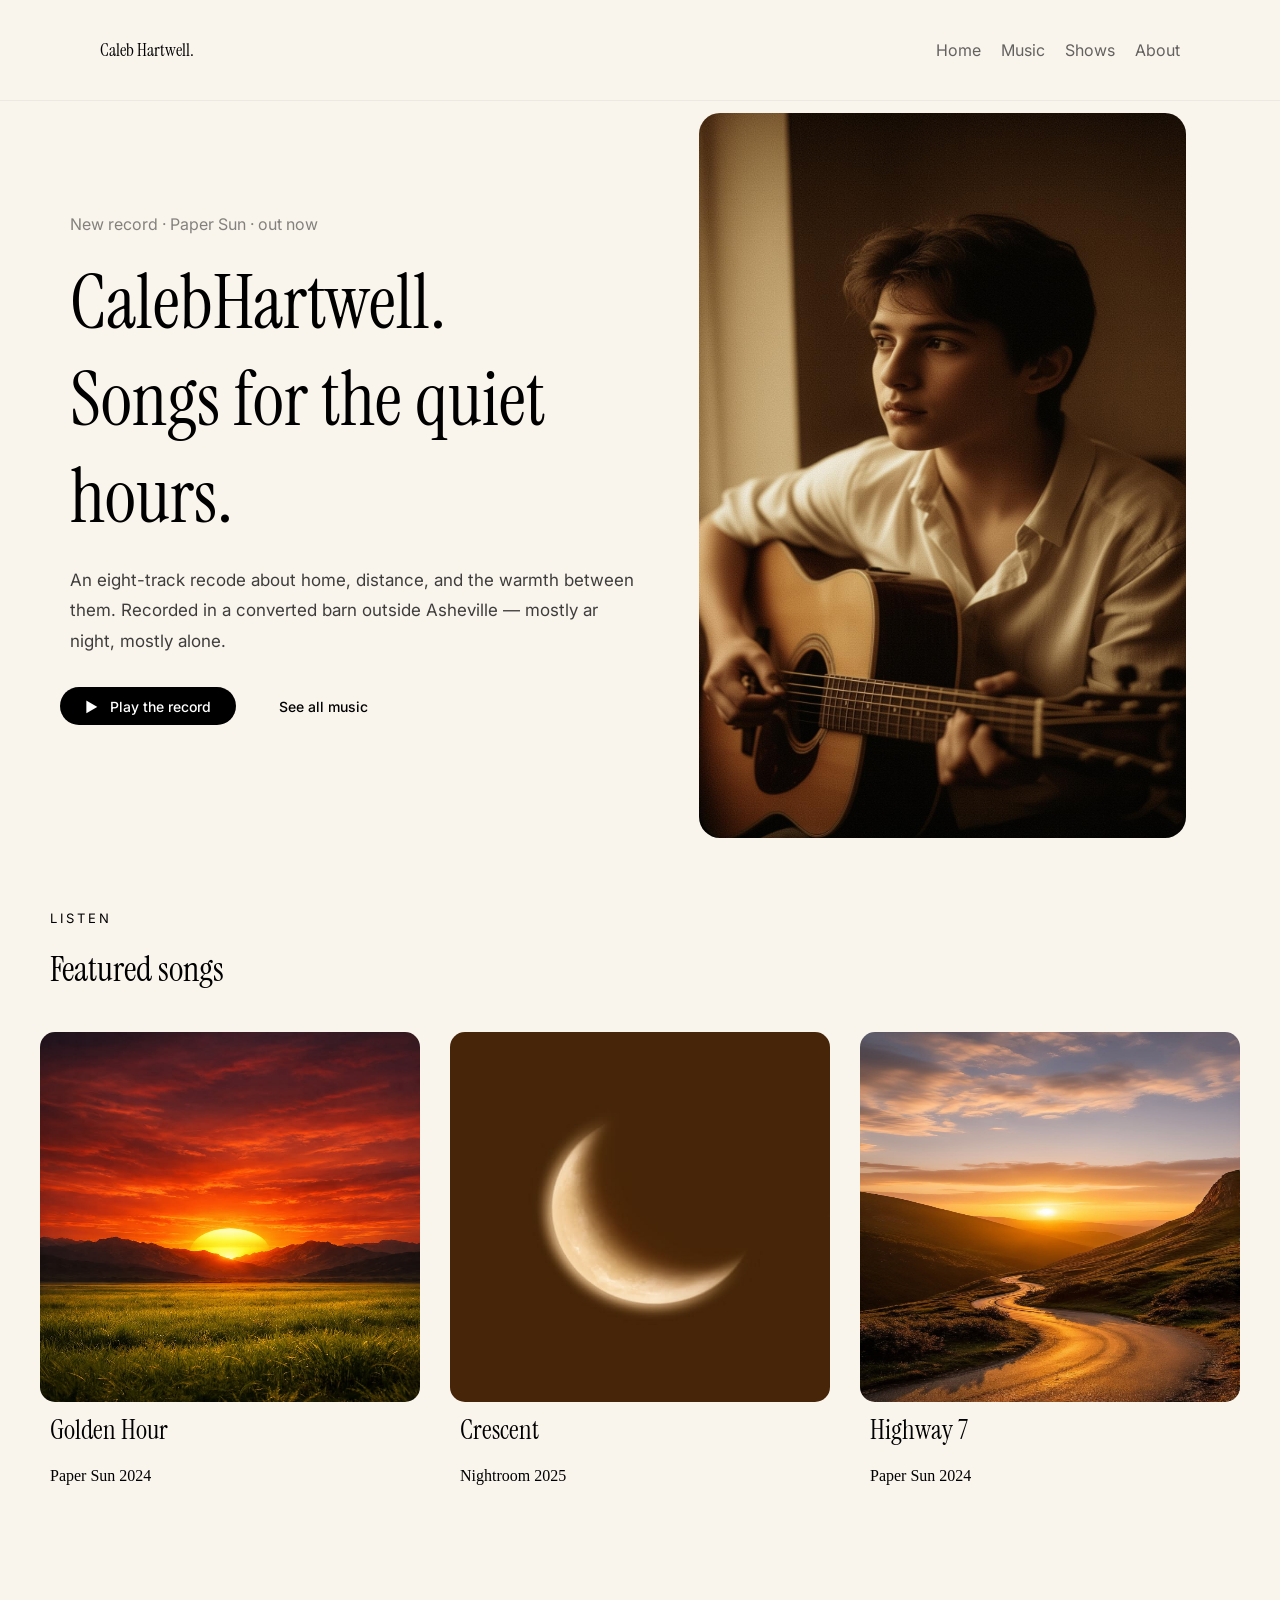
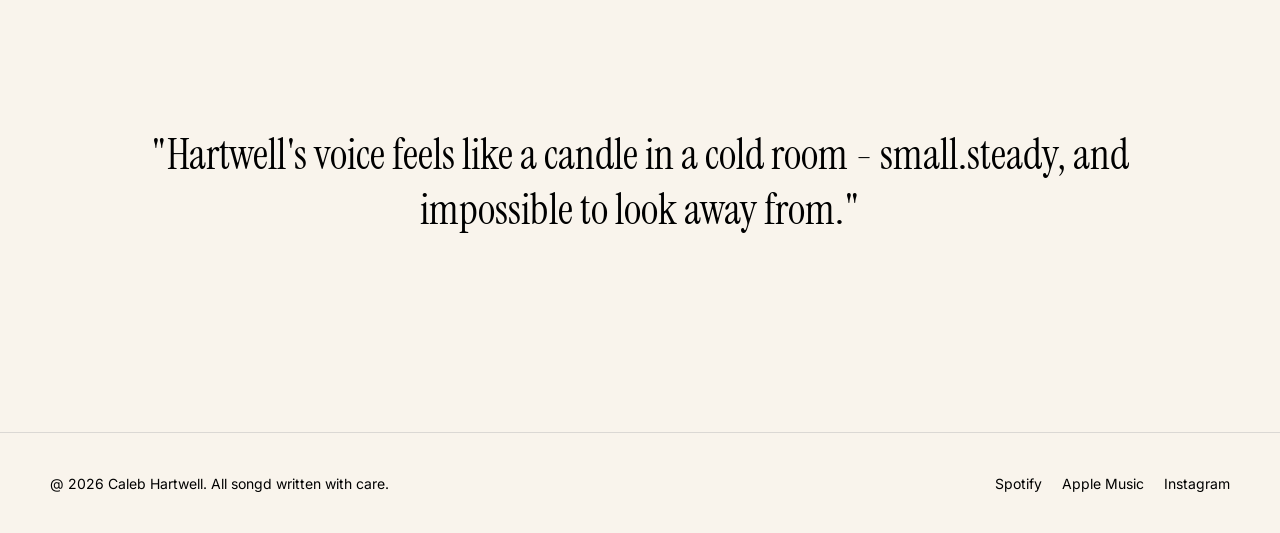
<file: public/index.html>
<!DOCTYPE html>
<html lang="">
<head>
<meta charset="UTF-8">
<meta name="viewport" content="width=device-width, initial-scale=1.0">
<meta name="generator" content="Silex v3.9.0">
<link rel="stylesheet" href="./css/index-4abc6a9f66d72b84a282c2c58170669297c63e4b1dc110e4426f42e9732f91db.css" />





<link href="https://fonts.googleapis.com" rel="preconnect" ><link href="https://fonts.googleapis.com/css2" rel="preconnect" crossorigin ><link href="https://fonts.googleapis.com/css2?family=Instrument+Sans&display=swap" rel="stylesheet" ><link href="https://fonts.googleapis.com/css2?family=Inter&display=swap" rel="stylesheet" ><link href="https://fonts.googleapis.com/css2?family=Instrument+Serif&display=swap" rel="stylesheet" ></head>
<body id="imti"><div id="ihli" class="silex-default-container"><div id="i2nl" class="silex-default-container"><div id="isw8j" class="silex-default-container"><div id="igltj" class="silex-default-text">Caleb Hartwell.</div></div><div id="idnck" class="silex-default-container"><div id="ii1yb" class="silex-default-text">Home</div><div id="iyy42" class="silex-default-text">Music</div><div id="iwkxl" class="silex-default-text">Shows</div><div id="io0h6" class="silex-default-text">About<br/></div></div></div></div><div id="ikulu" class="silex-default-container"><div id="iwzqa" class="silex-default-container"><div id="iu9c5" class="silex-default-container"><div id="izzuq" class="silex-default-text">New record · Paper Sun · out now</div><div id="iea3x" class="silex-default-text">CalebHartwell.<br/>Songs for the quiet hours.</div><div id="izzuq-2" class="silex-default-text">An eight-track recode about home, distance, and the warmth between them. Recorded in a converted barn outside Asheville — mostly ar night, mostly alone.</div><div id="if398" class="silex-default-container"><button type="button" id="isryf">▶   Play the record</button><button type="button" id="isryf-2">See all music</button></div></div><div id="izhsd" class="silex-default-container"><img id="i5ojv" src="./assets/artist-hero-BAV0iUQS.jpg"/></div></div></div><div id="i6kuk" class="silex-default-container"><div id="i9cr6" class="silex-default-container"><div id="iu62c" class="silex-default-text">LISTEN</div></div><div id="i7p81" class="silex-default-container"><div id="idtfl" class="silex-default-text">Featured songs</div></div><div id="imyx2" class="silex-default-container"><div id="itqtg" class="silex-default-container"><div id="i79ehz" class="silex-default-container"><img id="iumtx1" src="./assets/5156fff97aec7dd28d6d1c61dfeb274e.jpg"/><div id="izei82" class="silex-default-container"><div id="is7wq9" title="" class="silex-default-text">Golden Hour<br id="iwyv3u"/></div><div id="i6vvf8-2-2" class="silex-default-text">Paper Sun 2024</div></div></div><div id="iplp1j" class="silex-default-container"><img id="ixiofv" src="./assets/f9b04b2808fd43094faa31c03164fc58.jpg"/><div id="i31x6p" class="silex-default-container"><div id="i8hozh" title="" class="silex-default-text">Crescent<br id="i5b5ej"/></div><div id="i6vvf8-2" class="silex-default-text">Nightroom 2025</div></div></div><div id="ij6w9" class="silex-default-container"><img id="i8noy" src="./assets/673ed006f130c0470b21841c062991e4.jpg"/><div id="i9u9k" class="silex-default-container"><div id="ia7jh" title="" class="silex-default-text">Highway 7<br id="iuz5d8"/></div><div id="i6vvf8" class="silex-default-text">Paper Sun 2024</div></div></div></div></div></div><div id="is0uhu" class="silex-default-container"><div id="i3avvm" class="silex-default-container"><div id="isc07f" class="silex-default-text">"Hartwell's voice feels like a candle in a cold room - small.steady, and impossible to look away from."</div></div></div><div id="ino64s-x1" class="silex-default-container"><div id="i05ulm-x1" class="silex-default-container"><div id="iog74h-x1" class="silex-default-text">@ 2026 Caleb Hartwell. All songd written with care.</div><div id="iutqi6-x1" class="silex-default-container"><div id="iftzfr-4-x1" class="silex-default-text">Spotify</div><div id="iftzfr-3-x1" class="silex-default-text">Apple Music</div><div id="iftzfr-2-2-2-x1" class="silex-default-text">Instagram</div></div></div></div></body>
</html>
</file>
<file: public/css/index-4abc6a9f66d72b84a282c2c58170669297c63e4b1dc110e4426f42e9732f91db.css>
* { box-sizing: border-box; } body {margin: 0;}.silex-default-container{min-height:100px;}.silex-default-text{padding:10px;}:root{--body:#F9F4EC;--serif:"Instrument Serif", serif;--text:#000000;--text2:#9E6924;--variable-1:16px;--variable-2:"Inter", sans-serif;}#ihli{background-color:rgba(249,244,236,0.94);border-bottom:1px solid rgba(154,154,154,0.13);color:#f9f4ec;display:flex;justify-content:center;min-height:78px;position:fixed;top:0px;width:100%;}#i2nl{align-items:center;display:flex;justify-content:space-between;max-width:1100px;width:100%;}#igltj{color:#000000;font-family:var(--serif);font-size:18px;font-weight:500;}#isw8j{align-items:center;display:flex;}#ii1yb{color:rgba(0,0,0,0.6);font-family:var(--variable-2);}#idnck{align-items:center;display:flex;}#io0h6{color:rgba(0,0,0,0.6);font-family:var(--variable-2);}#iwkxl{color:rgba(0,0,0,0.6);font-family:var(--variable-2);}#iyy42{color:rgba(0,0,0,0.6);font-family:var(--variable-2);}#ikulu{display:flex;justify-content:center;margin:100px 0px 0px 0px;min-height:700px;width:100%;}#iwzqa{align-items:center;display:flex;flex-direction:row;height:100%;justify-content:center;max-width:1200px;min-height:750px;width:100%;}#iu9c5{border:0px solid;display:flex;flex-direction:column;height:100%;justify-content:center;min-height:750px;min-width:0;padding:0px 0px 0px 20px;width:100%;}#izhsd{align-items:center;display:flex;height:100%;justify-content:center;min-height:750px;width:100%;}#i5ojv{border-radius:21px;display:flex;height:725px;max-width:500px;min-height:500px;width:81.834%;}#iea3x{color:#000000;display:flex;font-family:"Instrument Serif", serif;font-size:75px;max-width:550px;text-decoration:#000000;width:100%;}#izzuq{color:rgba(0,0,0,0.47);font-family:"Inter", sans-serif;}#izzuq-2{color:rgba(0,0,0,0.75);font-family:"Inter", sans-serif;font-size:17px;line-height:1.8em;max-width:699px;order:3;width:100%;}#isryf{align-items:center;background-color:#000000;border:0px solid;border-radius:21px;color:#ffffff;display:flex;font-family:"Inter", sans-serif;font-size:14px;font-weight:500;height:38px;justify-content:center;max-width:190px;order:4;white-space:pre;width:30%;}body{background-color:#f9f4ec;color:#000000;}#isryf-2{align-items:center;background-color:#f9f4ec;border:0px solid;color:#000000;display:flex;font-family:"Inter", sans-serif;font-size:14px;font-weight:500;height:38px;justify-content:center;max-width:190px;order:4;white-space:pre;width:30%;}#if398{align-items:center;display:flex;min-height:80px;order:5;width:100%;}#i6kuk{display:flex;flex-direction:column;margin:50px 0px 0px 0px;min-height:500px;width:100%;}#i9cr6{display:flex;justify-content:center;min-height:0px;width:100%;}#iu62c{font-family:"Inter", sans-serif;font-size:13px;letter-spacing:3px;max-width:1200px;width:100%;}#idtfl{font-family:"Instrument Serif", serif;font-size:35px;max-width:1200px;width:100%;}#i7p81{display:flex;justify-content:center;min-height:0px;}#imyx2{display:flex;justify-content:center;max-height:100%;min-height:1000%;padding:10px 0px 10px 0px;width:100%;}#ij6w9{display:flex;flex-direction:column;min-height:400px;width:380px;}#i8noy{border-radius:15px;height:370px;width:100%;}#ia7jh{font-family:"Instrument Serif", serif;font-size:27px;}#iumtx1{border-radius:15px;height:370px;width:100%;}#is7wq9{font-family:"Instrument Serif", serif;font-size:27px;}#i79ehz{display:flex;flex-direction:column;min-height:470px;width:380px;}#ixiofv{border-radius:15px;height:370px;width:100%;}#i8hozh{font-family:"Instrument Serif", serif;font-size:27px;}#iplp1j{display:flex;flex-direction:column;min-height:450px;width:380px;}#itqtg{display:flex;justify-content:space-between;max-width:1200px;padding:20px 0px 20px 0px;width:100%;}#is0uhu{align-items:center;display:flex;flex-direction:column;justify-content:center;min-height:500px;}#i3avvm{align-items:center;display:flex;justify-content:center;}#isc07f{font-family:"Instrument Serif", serif;font-size:42px;font-weight:400;max-width:1100px;text-align:center;width:100%;}#iutqi6-x1{align-items:center;display:flex;}#i05ulm-x1{align-items:center;display:flex;font-family:"Inter", sans-serif;font-size:14px;justify-content:space-between;max-width:1200px;width:100%;}#ino64s-x1{align-items:center;border-top:1px solid rgba(179,179,179,0.44);display:flex;justify-content:center;width:100%;}@media (max-width: 992px){:root{--serif:"Instrument Sans", sans-serif;--variable-2:"Inter", sans-serif;}}@media (max-width: 768px){:root{--serif:"Instrument Sans", sans-serif;--variable-2:"Inter", sans-serif;}}
</file>
